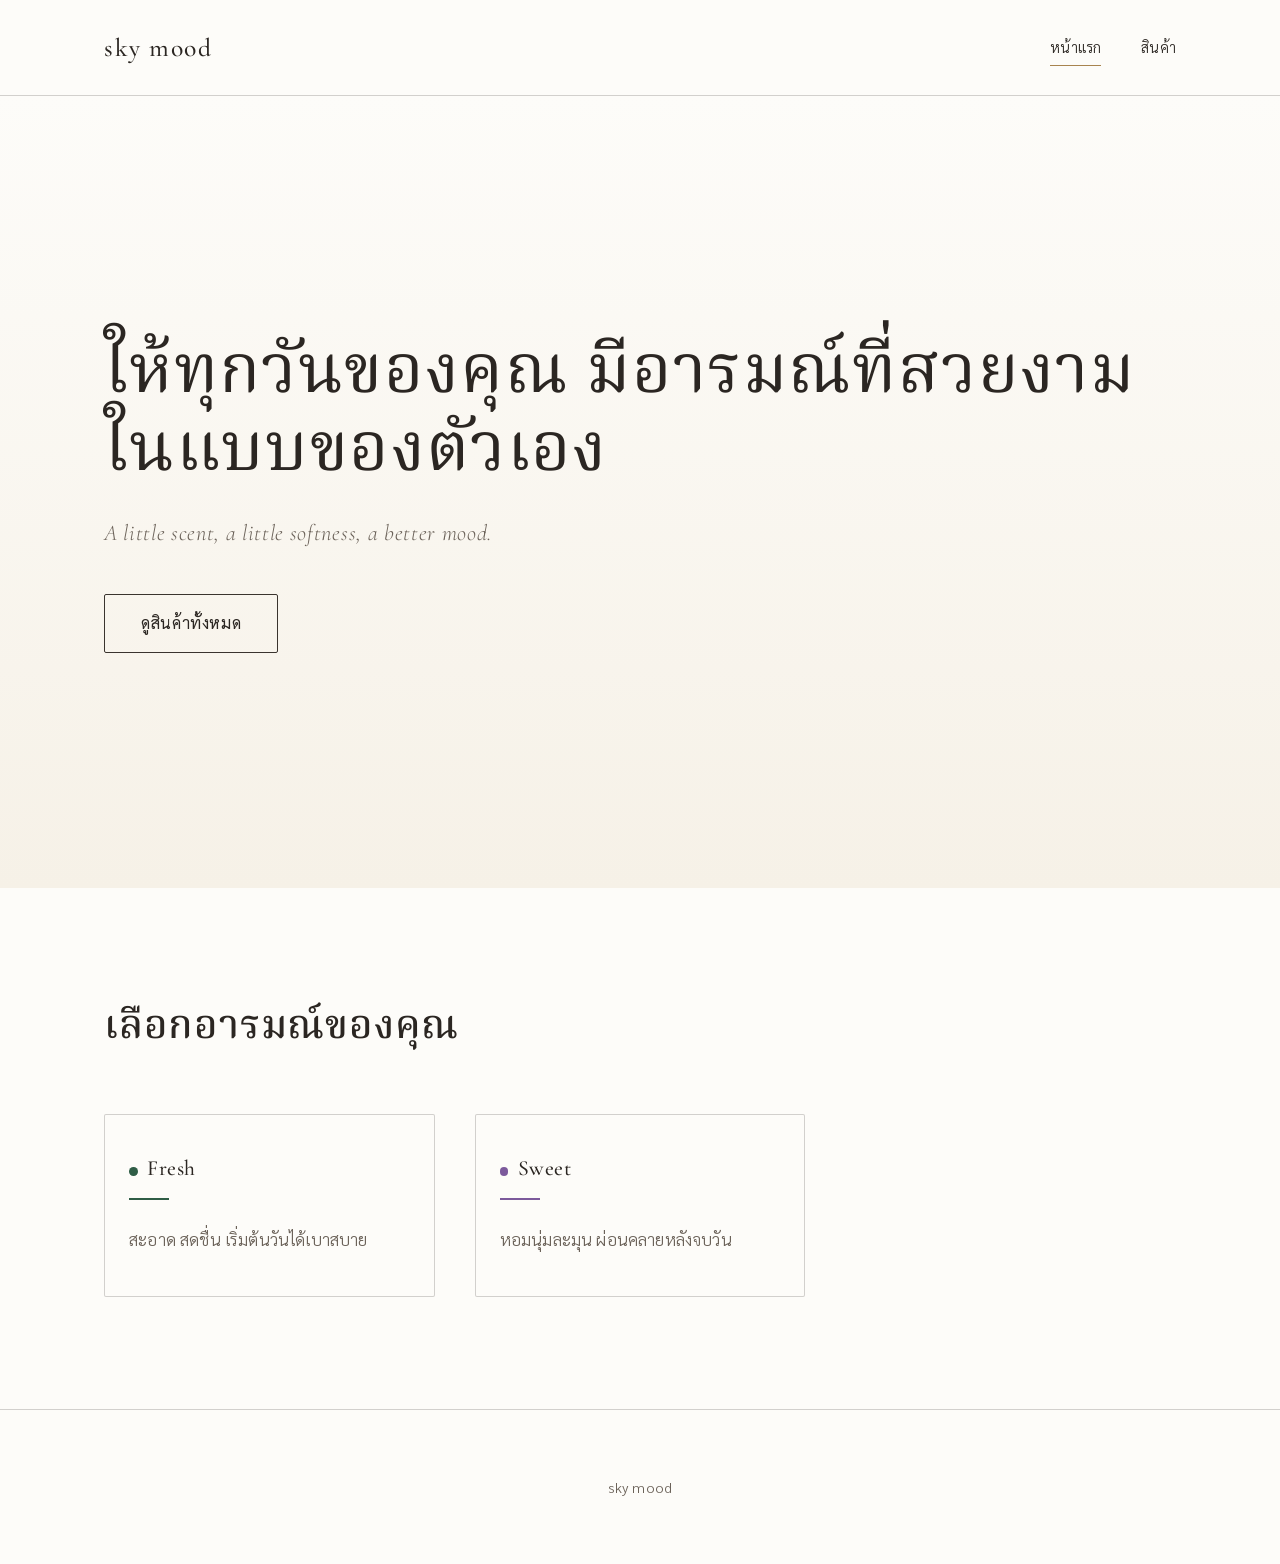
<file: index.html>
<!DOCTYPE html>
<html lang="th">
<head>
  <meta charset="UTF-8">
  <meta name="viewport" content="width=device-width, initial-scale=1">
  <title>sky mood</title>
  <meta name="description" content="A little scent, a little softness, a better mood.">
  <link rel="stylesheet" href="style.css">
</head>
<body>
  <header class="site-header">
    <div class="container">
      <a class="brand" href="index.html">sky mood</a>
      <nav class="site-nav">
        <a href="index.html" aria-current="page">หน้าแรก</a>
        <a href="product.html">สินค้า</a>
      </nav>
    </div>
  </header>

  <main>
    <section class="hero">
      <div class="container">
        <h1>ให้ทุกวันของคุณ มีอารมณ์ที่สวยงามในแบบของตัวเอง</h1>
        <p class="tagline-en">A little scent, a little softness, a better mood.</p>
        <a class="btn" href="product.html">ดูสินค้าทั้งหมด</a>
      </div>
    </section>

    <section class="section">
      <div class="container">
        <div class="section-head">
          <h2>เลือกอารมณ์ของคุณ</h2>
        </div>
        <div class="grid">
          <a class="card mood-card" href="product.html?mood=fresh">
            <h3><span class="mood-dot mood-dot--fresh"></span>Fresh</h3>
            <span class="mood-rule mood-rule--fresh"></span>
            <p>สะอาด สดชื่น เริ่มต้นวันได้เบาสบาย</p>
          </a>
          <a class="card mood-card" href="product.html?mood=sweet">
            <h3><span class="mood-dot mood-dot--sweet"></span>Sweet</h3>
            <span class="mood-rule mood-rule--sweet"></span>
            <p>หอมนุ่มละมุน ผ่อนคลายหลังจบวัน</p>
          </a>
        </div>
      </div>
    </section>
  </main>

  <footer class="site-footer">
    <div class="container">sky mood</div>
  </footer>
</body>
</html>
</file>
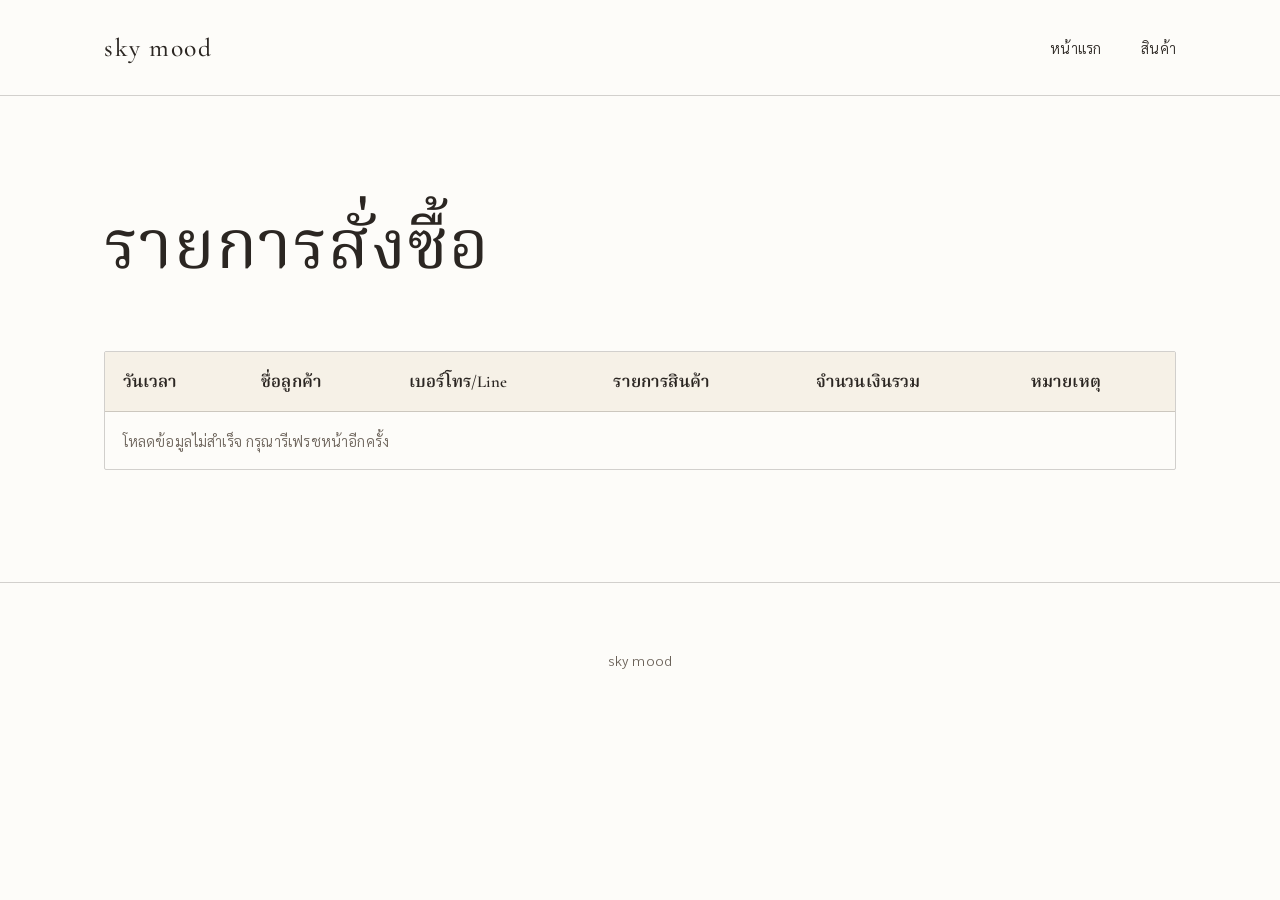
<file: admin.html>
<!DOCTYPE html>
<html lang="th">
<head>
  <meta charset="UTF-8">
  <meta name="viewport" content="width=device-width, initial-scale=1">
  <meta name="robots" content="noindex">
  <title>รายการสั่งซื้อ | sky mood</title>
  <link rel="stylesheet" href="style.css">
</head>
<body>
  <header class="site-header">
    <div class="container">
      <a class="brand" href="index.html">sky mood</a>
      <nav class="site-nav">
        <a href="index.html">หน้าแรก</a>
        <a href="product.html">สินค้า</a>
      </nav>
    </div>
  </header>

  <main class="section">
    <div class="container">
      <div class="section-head">
        <h1>รายการสั่งซื้อ</h1>
      </div>
      <div class="table-wrap">
        <table id="ordersTable">
          <thead>
            <tr>
              <th>วันเวลา</th>
              <th>ชื่อลูกค้า</th>
              <th>เบอร์โทร/Line</th>
              <th>รายการสินค้า</th>
              <th>จำนวนเงินรวม</th>
              <th>หมายเหตุ</th>
            </tr>
          </thead>
          <tbody></tbody>
        </table>
      </div>
    </div>
  </main>

  <footer class="site-footer">
    <div class="container">sky mood</div>
  </footer>
  <script src="script.js"></script>
</body>
</html>
</file>
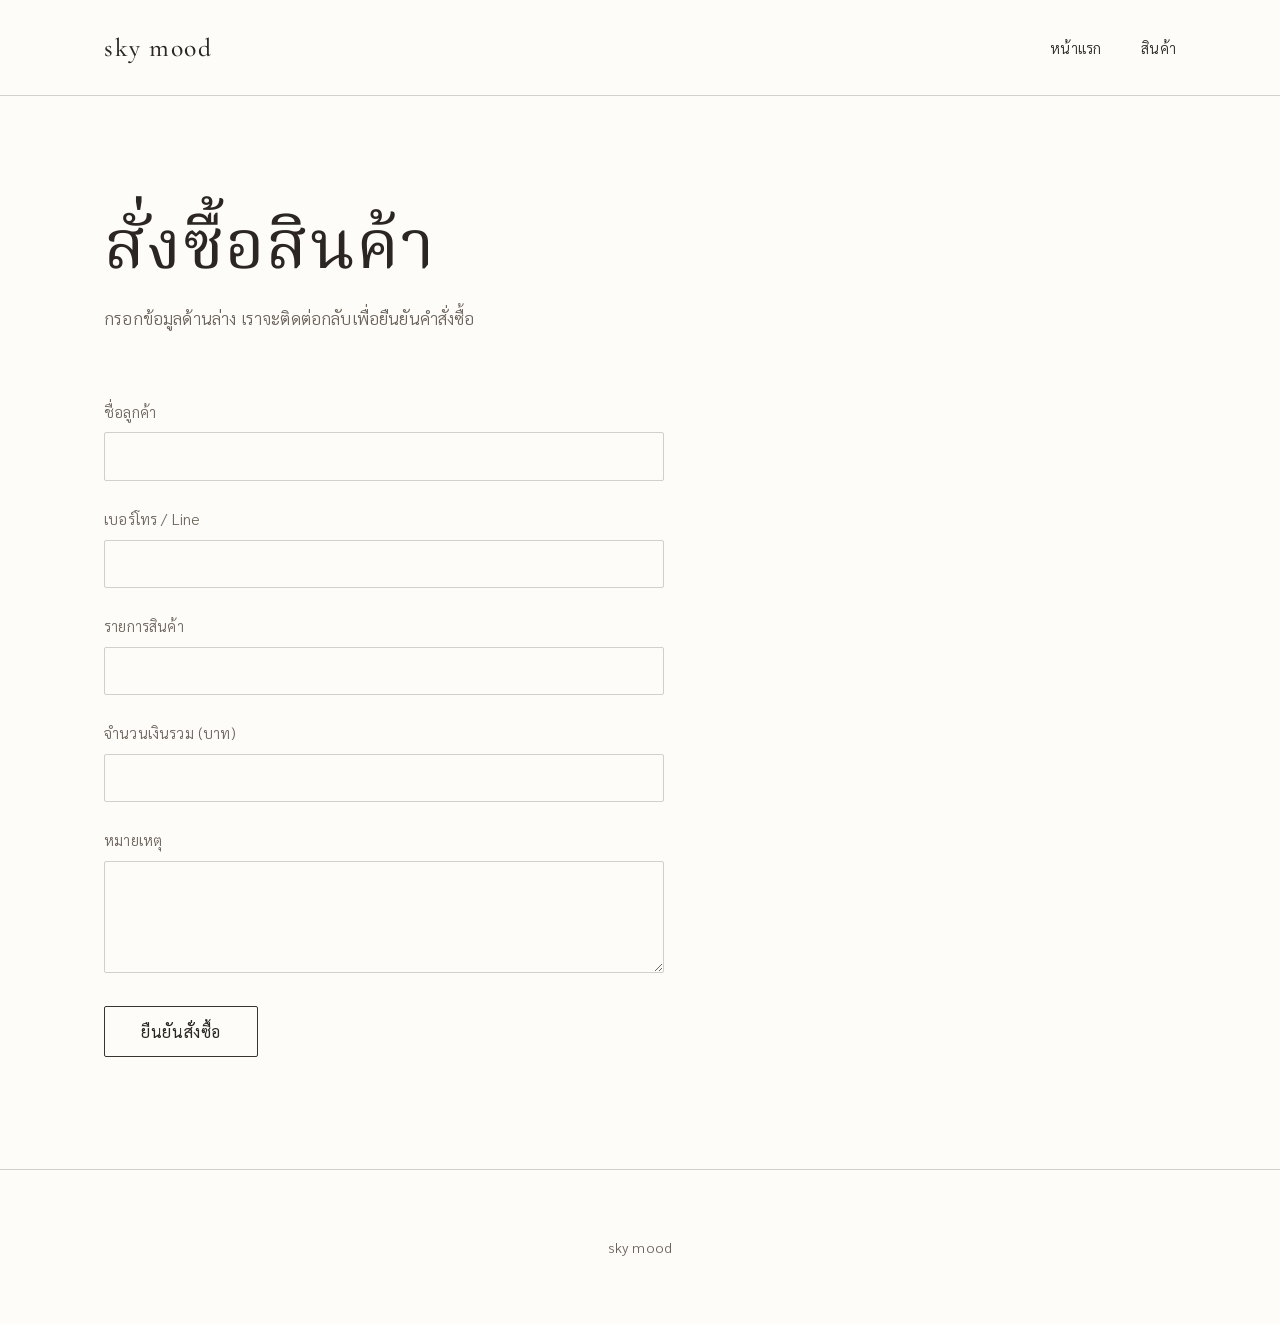
<file: order.html>
<!DOCTYPE html>
<html lang="th">
<head>
  <meta charset="UTF-8">
  <meta name="viewport" content="width=device-width, initial-scale=1">
  <title>สั่งซื้อ | sky mood</title>
  <link rel="stylesheet" href="style.css">
</head>
<body>
  <header class="site-header">
    <div class="container">
      <a class="brand" href="index.html">sky mood</a>
      <nav class="site-nav">
        <a href="index.html">หน้าแรก</a>
        <a href="product.html">สินค้า</a>
      </nav>
    </div>
  </header>

  <main class="section">
    <div class="container">
      <div class="section-head">
        <h1>สั่งซื้อสินค้า</h1>
        <p class="muted">กรอกข้อมูลด้านล่าง เราจะติดต่อกลับเพื่อยืนยันคำสั่งซื้อ</p>
      </div>

      <form id="orderForm">
        <div class="field">
          <label for="customerName">ชื่อลูกค้า</label>
          <input type="text" id="customerName" name="customerName" required autocomplete="name">
        </div>
        <div class="field">
          <label for="contact">เบอร์โทร / Line</label>
          <input type="text" id="contact" name="contact" required>
        </div>
        <div class="field">
          <label for="items">รายการสินค้า</label>
          <input type="text" id="items" name="items" required>
        </div>
        <div class="field">
          <label for="total">จำนวนเงินรวม (บาท)</label>
          <input type="number" id="total" name="total" min="0" required>
        </div>
        <div class="field">
          <label for="note">หมายเหตุ</label>
          <textarea id="note" name="note"></textarea>
        </div>
        <button type="submit">ยืนยันสั่งซื้อ</button>
      </form>
    </div>
  </main>

  <footer class="site-footer">
    <div class="container">sky mood</div>
  </footer>
  <script src="script.js"></script>
</body>
</html>
</file>
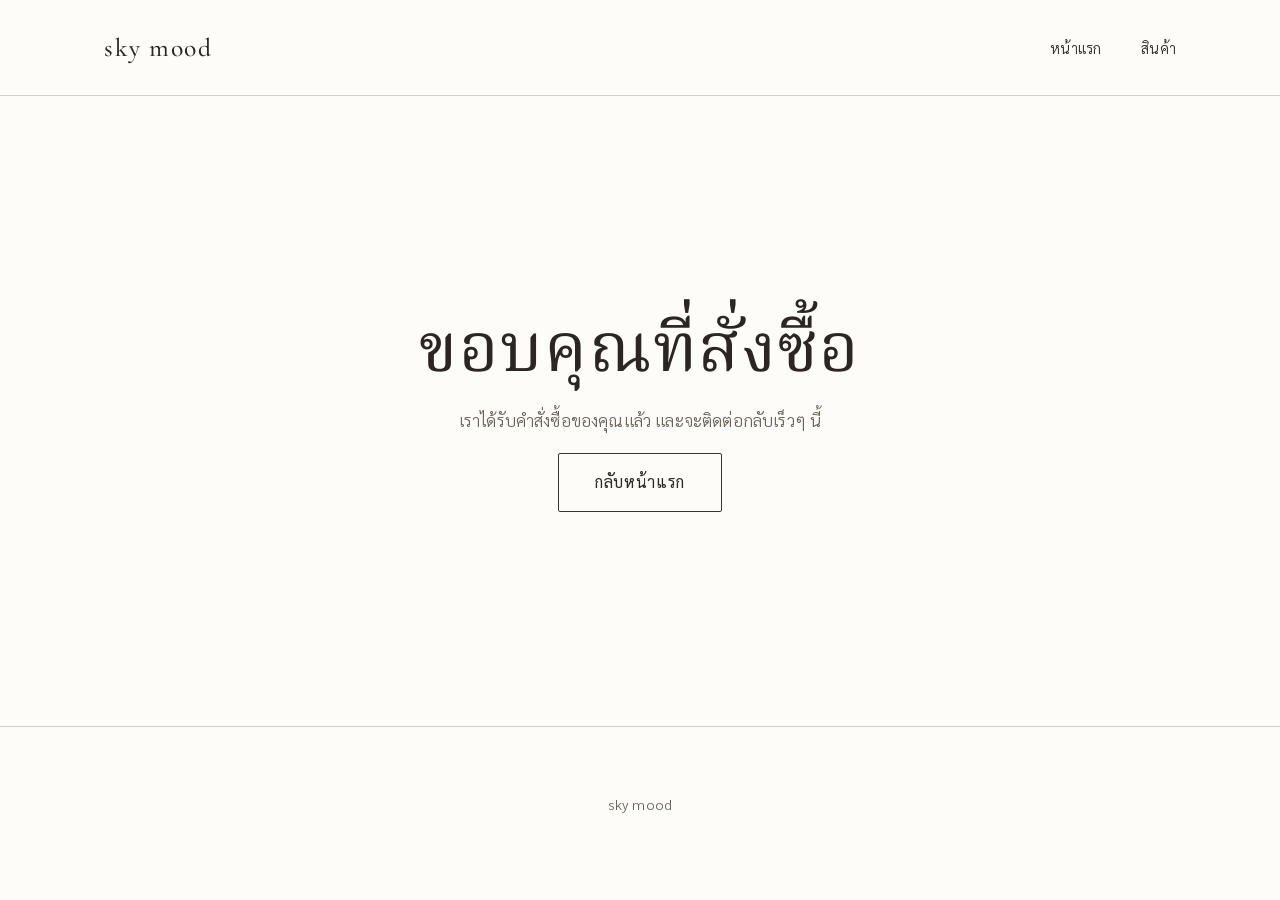
<file: thankyou.html>
<!DOCTYPE html>
<html lang="th">
<head>
  <meta charset="UTF-8">
  <meta name="viewport" content="width=device-width, initial-scale=1">
  <title>ขอบคุณ | sky mood</title>
  <link rel="stylesheet" href="style.css">
</head>
<body>
  <header class="site-header">
    <div class="container">
      <a class="brand" href="index.html">sky mood</a>
      <nav class="site-nav">
        <a href="index.html">หน้าแรก</a>
        <a href="product.html">สินค้า</a>
      </nav>
    </div>
  </header>

  <main class="page-message">
    <div class="container center">
      <h1>ขอบคุณที่สั่งซื้อ</h1>
      <p class="muted">เราได้รับคำสั่งซื้อของคุณแล้ว และจะติดต่อกลับเร็วๆ นี้</p>
      <a class="btn" href="index.html">กลับหน้าแรก</a>
    </div>
  </main>

  <footer class="site-footer">
    <div class="container">sky mood</div>
  </footer>
</body>
</html>
</file>
<file: style.css>
/* ==========================================================
   Sky mood — shared theme for every page
   Premium, minimal, quiet. Gold/bronze accent, thin soft lines.
   ========================================================== */

@import url("https://fonts.googleapis.com/css2?family=Cormorant+Garamond:wght@400;500;600&family=Noto+Serif+Thai:wght@400;500;600&family=Sarabun:wght@300;400;500&display=swap");

:root {
  /* Base palette */
  --paper:      #fdfcf9;   /* page background, warm white */
  --cream:      #f6f1e7;   /* alternate sections */
  --beige:      #e6dccb;   /* soft panels, dividers */
  --beige-deep: #b9a88c;   /* muted deep beige */
  --ink:        #2b2622;   /* text, soft dark (not pure black) */
  --ink-soft:   #6b6259;   /* secondary text */
  --line:       #3a342e;   /* thin dark borders */
  --line-soft:  rgba(58, 52, 46, 0.22);

  /* Accent: soft gold / bronze */
  --accent:      #a8844f;
  --accent-deep: #8a6a3a;

  /* Mood touches (small dots / underlines only) */
  --mood-fresh: #2f5d46;   /* dark green */
  --mood-sweet: #7c5a9c;   /* medium purple */

  /* Type */
  --font-display: "Cormorant Garamond", "Noto Serif Thai", Georgia, "Times New Roman", serif;
  --font-body:    "Sarabun", "Noto Serif Thai", system-ui, -apple-system, "Segoe UI", sans-serif;

  /* Spacing scale */
  --space-1: 0.5rem;
  --space-2: 1rem;
  --space-3: 1.5rem;
  --space-4: 2.5rem;
  --space-5: 4rem;
  --space-6: 7rem;

  --radius: 2px;
  --maxw: 1120px;
}

/* ---------- Reset / base ---------- */
*, *::before, *::after { box-sizing: border-box; }

html { scroll-behavior: smooth; -webkit-text-size-adjust: 100%; }

body {
  margin: 0;
  background: var(--paper);
  color: var(--ink);
  font-family: var(--font-body);
  font-weight: 300;
  font-size: 1.0625rem;
  line-height: 1.85;
  letter-spacing: 0.01em;
}

img { max-width: 100%; display: block; }

a {
  color: inherit;
  text-decoration: none;
  border-bottom: 1px solid var(--line-soft);
  transition: border-color 0.2s ease, color 0.2s ease;
}
a:hover { color: var(--accent-deep); border-color: var(--accent); }

:focus-visible {
  outline: 2px solid var(--accent);
  outline-offset: 3px;
}

/* ---------- Typography ---------- */
h1, h2, h3, h4 {
  font-family: var(--font-display);
  font-weight: 500;
  line-height: 1.25;
  letter-spacing: 0.02em;
  margin: 0 0 var(--space-2);
  color: var(--ink);
}
h1 { font-size: clamp(2.4rem, 6vw, 4.25rem); font-weight: 400; line-height: 1.15; }
h2 { font-size: clamp(1.75rem, 3.5vw, 2.5rem); }
h3 { font-size: 1.35rem; }
h4 { font-size: 1.1rem; }

p { margin: 0 0 var(--space-2); max-width: 62ch; }
.muted { color: var(--ink-soft); }
.center { text-align: center; }
.center p { margin-left: auto; margin-right: auto; }

/* ---------- Layout ---------- */
.container {
  width: 100%;
  max-width: var(--maxw);
  margin: 0 auto;
  padding: 0 var(--space-3);
}

.section { padding: var(--space-6) 0; }
.section--cream { background: var(--cream); }
.section-head { margin-bottom: var(--space-5); }

/* ---------- Header / nav ---------- */
.site-header {
  padding: var(--space-3) 0;
  border-bottom: 1px solid var(--line-soft);
  background: var(--paper);
}
.site-header .container {
  display: flex;
  align-items: center;
  justify-content: space-between;
  gap: var(--space-3);
  flex-wrap: wrap;
}
.brand {
  font-family: var(--font-display);
  font-size: 1.6rem;
  font-weight: 500;
  letter-spacing: 0.06em;
  border: 0;
}
.brand:hover { color: var(--ink); }

.site-nav { display: flex; gap: var(--space-4); }
.site-nav a { border: 0; font-size: 0.95rem; padding: 0.25rem 0; }
.site-nav a:hover,
.site-nav a[aria-current="page"] { border-bottom: 1px solid var(--accent); }

/* ---------- Hero ---------- */
.hero {
  min-height: 88vh;
  display: flex;
  align-items: center;
  background: linear-gradient(180deg, var(--paper) 0%, var(--cream) 100%);
}
.hero h1 { max-width: 18em; margin-bottom: var(--space-3); }
.hero p  { font-size: 1.15rem; color: var(--ink-soft); margin-bottom: var(--space-4); }

.hero .tagline-en {
  font-family: var(--font-display);
  font-style: italic;
  font-size: 1.4rem;
  letter-spacing: 0.03em;
}

/* ---------- Buttons: thin line, quiet ---------- */
.btn,
button,
input[type="submit"] {
  display: inline-block;
  font-family: var(--font-body);
  font-size: 1rem;
  font-weight: 400;
  letter-spacing: 0.04em;
  color: var(--ink);
  background: transparent;
  border: 1px solid var(--line);
  border-radius: var(--radius);
  padding: 0.85rem 2.25rem;
  cursor: pointer;
  transition: background-color 0.25s ease, color 0.25s ease, border-color 0.25s ease;
}
.btn:hover,
button:hover,
input[type="submit"]:hover {
  background: var(--ink);
  color: var(--paper);
  border-color: var(--ink);
}
.btn--accent { border-color: var(--accent-deep); color: var(--accent-deep); }
.btn--accent:hover { background: var(--accent-deep); border-color: var(--accent-deep); color: var(--paper); }

button:disabled { opacity: 0.45; cursor: not-allowed; }

/* ---------- Mood marker: small dot only ---------- */
.mood-dot {
  display: inline-block;
  width: 0.55rem;
  height: 0.55rem;
  border-radius: 50%;
  margin-right: 0.6rem;
  vertical-align: middle;
  background: var(--beige-deep);
}
.mood-dot--fresh, [data-mood="fresh"] .mood-dot { background: var(--mood-fresh); }
.mood-dot--sweet, [data-mood="sweet"] .mood-dot { background: var(--mood-sweet); }

/* Short underline under a heading, for mood sections */
.mood-rule {
  display: block;
  width: 2.5rem;
  height: 2px;
  margin: var(--space-2) 0 var(--space-3);
  background: var(--beige-deep);
}
.mood-rule--fresh, [data-mood="fresh"] .mood-rule { background: var(--mood-fresh); }
.mood-rule--sweet, [data-mood="sweet"] .mood-rule { background: var(--mood-sweet); }

/* ---------- Cards / product grid ---------- */
.grid {
  display: grid;
  gap: var(--space-4);
  grid-template-columns: repeat(auto-fill, minmax(260px, 1fr));
}

.card,
.product-card {
  display: flex;
  flex-direction: column;
  background: var(--paper);
  border: 1px solid var(--line-soft);
  border-radius: var(--radius);
  transition: border-color 0.25s ease;
}
.card:hover,
.product-card:hover { border-color: var(--line); }

.product-card__image {
  aspect-ratio: 4 / 5;
  width: 100%;
  object-fit: cover;
  background: var(--cream);
  border-bottom: 1px solid var(--line-soft);
}
.product-card__body {
  display: flex;
  flex-direction: column;
  flex: 1;
  padding: var(--space-3);
}
.product-card__mood { font-size: 0.9rem; color: var(--ink-soft); margin-bottom: var(--space-1); }
.product-card__name { font-size: 1.3rem; margin-bottom: 0.25rem; }
.product-card__meta { font-size: 0.9rem; color: var(--ink-soft); margin-bottom: var(--space-2); }
.product-card__desc { font-size: 0.95rem; color: var(--ink-soft); flex: 1; }
.product-card__footer {
  display: flex;
  align-items: center;
  justify-content: space-between;
  gap: var(--space-2);
  padding-top: var(--space-2);
  margin-top: var(--space-2);
  border-top: 1px solid var(--line-soft);
}
.price {
  font-family: var(--font-display);
  font-size: 1.5rem;
  font-weight: 500;
  color: var(--accent-deep);
}

/* ---------- Mood cards (home page) ---------- */
.mood-card {
  padding: var(--space-4) var(--space-3);
  color: var(--ink);
}
.mood-card:hover { color: var(--ink); }
.mood-card h3 { margin-bottom: 0; }
.mood-card p { color: var(--ink-soft); margin-bottom: 0; }

/* ---------- Single message page (thank you) ---------- */
.page-message { min-height: 70vh; display: flex; align-items: center; }

/* ---------- Filter bar ---------- */
.filter-bar {
  display: flex;
  flex-wrap: wrap;
  gap: var(--space-2);
  margin-bottom: var(--space-4);
}
.filter-bar button {
  padding: 0.5rem 1.4rem;
  font-size: 0.95rem;
  border-color: var(--line-soft);
}
.filter-bar button:hover { border-color: var(--line); }
.filter-bar button.is-active,
.filter-bar button[aria-pressed="true"] {
  border-color: var(--accent-deep);
  color: var(--accent-deep);
  background: transparent;
}

/* ---------- Forms ---------- */
form { max-width: 560px; }

.field { margin-bottom: var(--space-3); }

label {
  display: block;
  font-size: 0.95rem;
  color: var(--ink-soft);
  margin-bottom: 0.4rem;
}

input[type="text"],
input[type="tel"],
input[type="email"],
input[type="number"],
textarea,
select {
  width: 100%;
  font-family: var(--font-body);
  font-size: 1rem;
  font-weight: 300;
  color: var(--ink);
  background: transparent;
  border: 1px solid var(--line-soft);
  border-radius: var(--radius);
  padding: 0.8rem 1rem;
  transition: border-color 0.2s ease;
}
textarea { min-height: 7rem; resize: vertical; }
input:hover, textarea:hover, select:hover { border-color: var(--line); }
input:focus, textarea:focus, select:focus {
  outline: none;
  border-color: var(--accent-deep);
  box-shadow: 0 0 0 3px rgba(168, 132, 79, 0.18);
}

/* ---------- Tables (admin) ---------- */
.table-wrap { overflow-x: auto; border: 1px solid var(--line-soft); border-radius: var(--radius); }
table { width: 100%; border-collapse: collapse; font-size: 0.95rem; }
th, td {
  text-align: left;
  padding: 0.9rem 1.1rem;
  border-bottom: 1px solid var(--line-soft);
  vertical-align: top;
}
th {
  font-family: var(--font-display);
  font-weight: 600;
  font-size: 1.05rem;
  background: var(--cream);
}
tbody tr:last-child td { border-bottom: 0; }
tbody tr:hover { background: rgba(230, 220, 203, 0.28); }

/* ---------- Notices ---------- */
.notice {
  padding: var(--space-2) var(--space-3);
  border: 1px solid var(--line-soft);
  border-left: 2px solid var(--accent);
  background: var(--cream);
  margin-bottom: var(--space-3);
}

/* ---------- Footer ---------- */
.site-footer {
  padding: var(--space-5) 0;
  border-top: 1px solid var(--line-soft);
  color: var(--ink-soft);
  font-size: 0.9rem;
  text-align: center;
}

/* ---------- Responsive ---------- */
@media (max-width: 768px) {
  body { font-size: 1rem; }
  .section { padding: var(--space-5) 0; }
  .section-head { margin-bottom: var(--space-4); }
  .hero { min-height: 72vh; }
  .site-nav { gap: var(--space-3); }
  .grid { gap: var(--space-3); grid-template-columns: repeat(auto-fill, minmax(220px, 1fr)); }
}

@media (max-width: 480px) {
  .container { padding: 0 var(--space-2); }
  .site-header .container { justify-content: center; text-align: center; }
  .grid { grid-template-columns: 1fr; }
  .btn, button, input[type="submit"] { width: 100%; text-align: center; }
  .filter-bar button, .product-card__footer .btn { width: auto; }
  th, td { padding: 0.7rem 0.8rem; }
}

@media (prefers-reduced-motion: reduce) {
  html { scroll-behavior: auto; }
  * { transition: none !important; }
}
</file>
